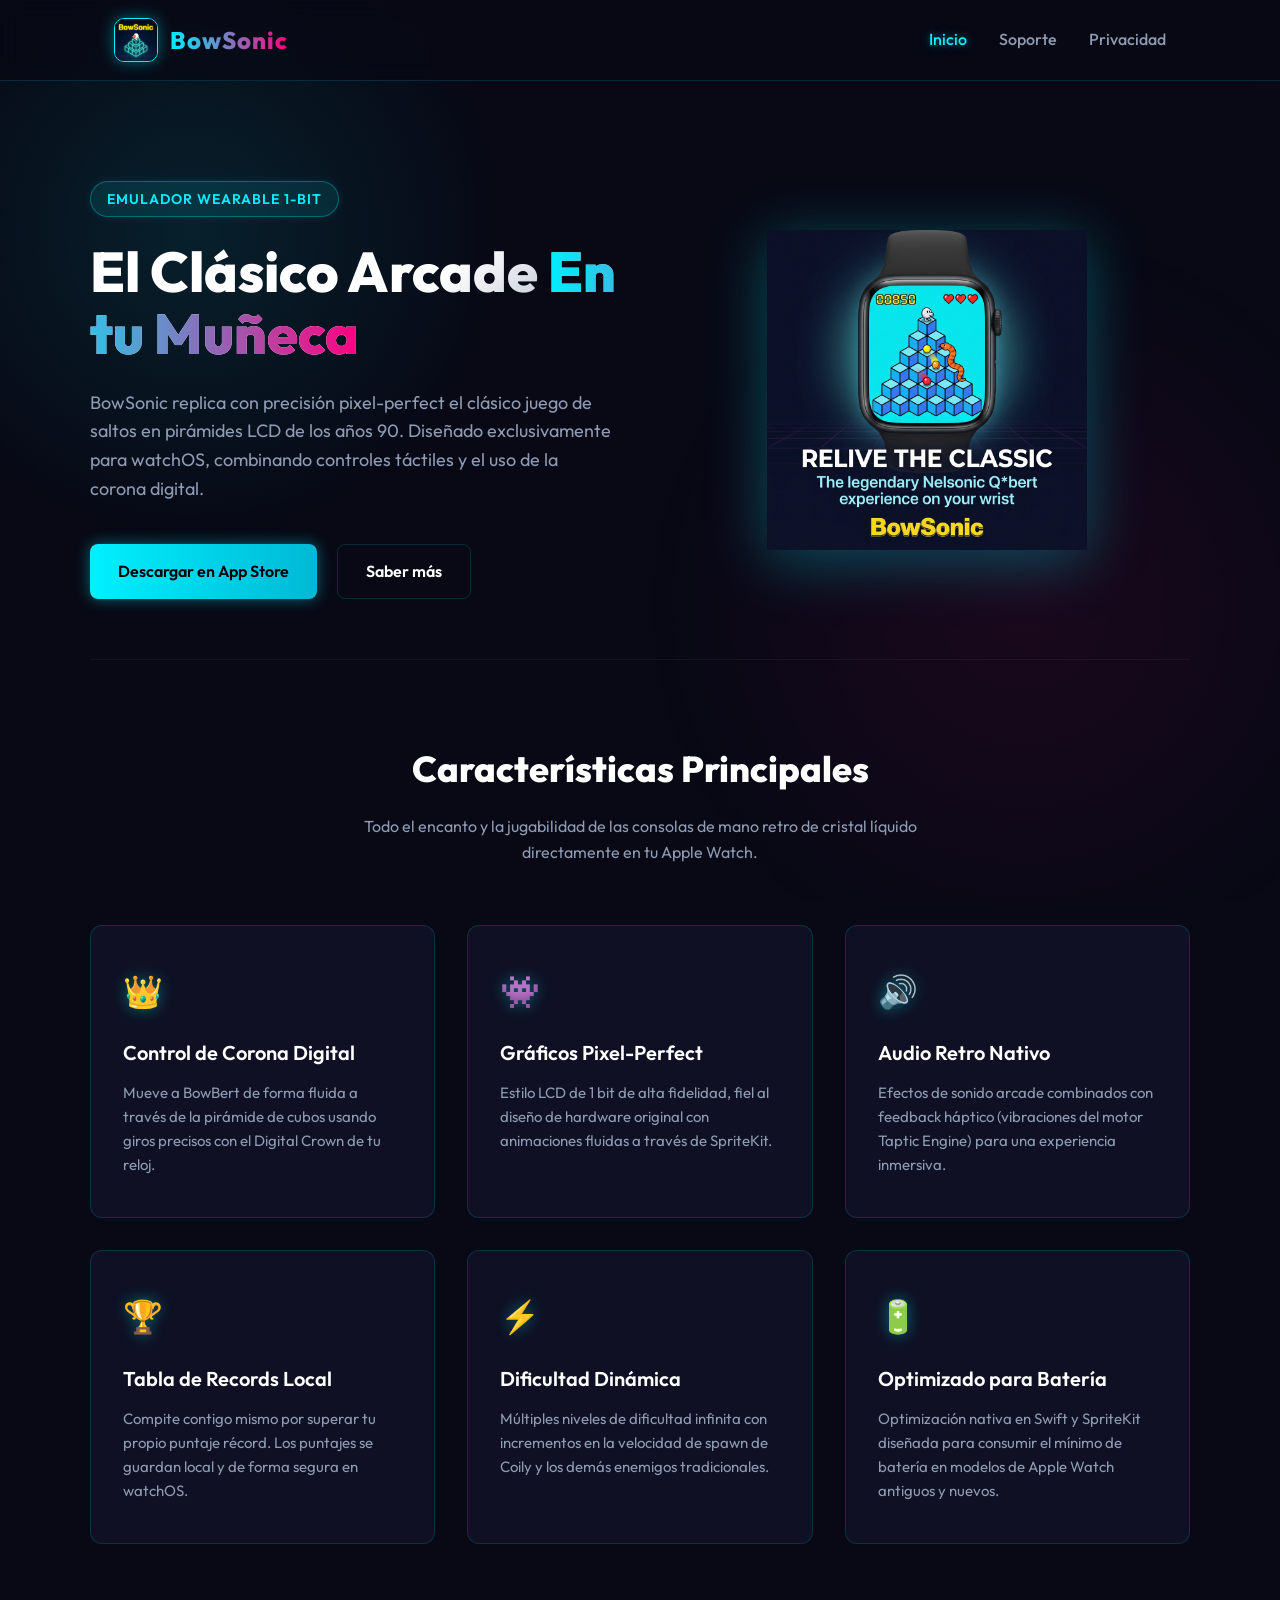
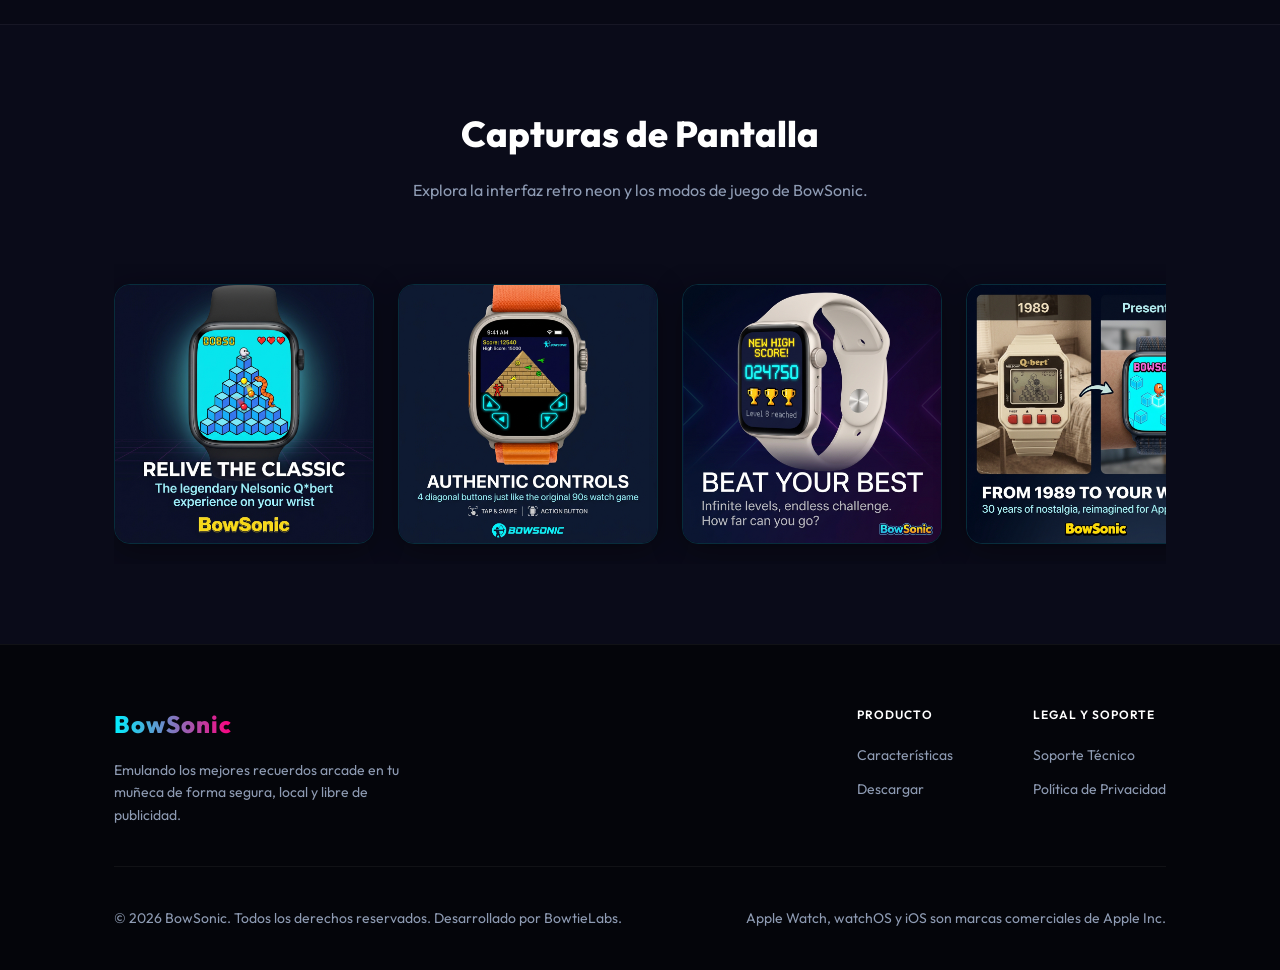
<file: index.html>
<!DOCTYPE html>
<html lang="es">
<head>
    <meta charset="UTF-8">
    <meta name="viewport" content="width=device-width, initial-scale=1.0">
    <title>BowSonic — Emulador Retro de Qbert para Apple Watch</title>
    <meta name="description" content="Revive la experiencia nostálgica del juego clásico de los 90 directo en tu muñeca. Emulación de alta fidelidad optimizada para el Digital Crown de tu Apple Watch.">
    <link rel="stylesheet" href="style.css">
</head>
<body>
    <div class="bg-glows">
        <div class="bg-glow-1"></div>
        <div class="bg-glow-2"></div>
    </div>

    <!-- Header / Nav -->
    <header>
        <div class="container nav-container">
            <div class="logo-area">
                <img src="assets/icon.png" alt="BowSonic Logo" class="logo-img">
                <span class="logo-text">BowSonic</span>
            </div>
            <nav>
                <ul>
                    <li><a href="index.html" class="active">Inicio</a></li>
                    <li><a href="support.html">Soporte</a></li>
                    <li><a href="privacy.html">Privacidad</a></li>
                </ul>
            </nav>
        </div>
    </header>

    <!-- Main Content -->
    <main>
        <!-- Hero Section -->
        <section class="container hero">
            <div class="hero-content">
                <span class="hero-badge">Emulador Wearable 1-Bit</span>
                <h1>El Clásico Arcade <span>En tu Muñeca</span></h1>
                <p>BowSonic replica con precisión pixel-perfect el clásico juego de saltos en pirámides LCD de los años 90. Diseñado exclusivamente para watchOS, combinando controles táctiles y el uso de la corona digital.</p>
                <div class="hero-buttons">
                    <a href="https://apps.apple.com/app/id6790442871" class="btn btn-primary" id="btn-download">Descargar en App Store</a>
                    <a href="#features" class="btn btn-secondary">Saber más</a>
                </div>
            </div>
            <div class="hero-image">
                <!-- Using gameplay screenshot inside a wrapper -->
                <img src="assets/screen1.png" alt="Pantalla de Juego de BowSonic en Apple Watch" id="hero-img">
            </div>
        </section>

        <!-- Features Section -->
        <section id="features" class="container features">
            <h2 class="section-title">Características Principales</h2>
            <p class="section-subtitle">Todo el encanto y la jugabilidad de las consolas de mano retro de cristal líquido directamente en tu Apple Watch.</p>
            
            <div class="features-grid">
                <div class="feature-card">
                    <div class="feature-icon">👑</div>
                    <h3>Control de Corona Digital</h3>
                    <p>Mueve a BowBert de forma fluida a través de la pirámide de cubos usando giros precisos con el Digital Crown de tu reloj.</p>
                </div>
                <div class="feature-card">
                    <div class="feature-icon">👾</div>
                    <h3>Gráficos Pixel-Perfect</h3>
                    <p>Estilo LCD de 1 bit de alta fidelidad, fiel al diseño de hardware original con animaciones fluidas a través de SpriteKit.</p>
                </div>
                <div class="feature-card">
                    <div class="feature-icon">🔊</div>
                    <h3>Audio Retro Nativo</h3>
                    <p>Efectos de sonido arcade combinados con feedback háptico (vibraciones del motor Taptic Engine) para una experiencia inmersiva.</p>
                </div>
                <div class="feature-card">
                    <div class="feature-icon">🏆</div>
                    <h3>Tabla de Records Local</h3>
                    <p>Compite contigo mismo por superar tu propio puntaje récord. Los puntajes se guardan local y de forma segura en watchOS.</p>
                </div>
                <div class="feature-card">
                    <div class="feature-icon">⚡</div>
                    <h3>Dificultad Dinámica</h3>
                    <p>Múltiples niveles de dificultad infinita con incrementos en la velocidad de spawn de Coily y los demás enemigos tradicionales.</p>
                </div>
                <div class="feature-card">
                    <div class="feature-icon">🔋</div>
                    <h3>Optimizado para Batería</h3>
                    <p>Optimización nativa en Swift y SpriteKit diseñada para consumir el mínimo de batería en modelos de Apple Watch antiguos y nuevos.</p>
                </div>
            </div>
        </section>

        <!-- Gallery Section -->
        <section class="gallery">
            <div class="container">
                <h2 class="section-title">Capturas de Pantalla</h2>
                <p class="section-subtitle">Explora la interfaz retro neon y los modos de juego de BowSonic.</p>
                
                <div class="screenshots-carousel" id="carousel">
                    <div class="screenshot-item">
                        <img src="assets/screen1.png" alt="Gameplay de BowSonic">
                    </div>
                    <div class="screenshot-item">
                        <img src="assets/screen2.png" alt="Controles táctiles diagonales">
                    </div>
                    <div class="screenshot-item">
                        <img src="assets/screen3.png" alt="Tabla de puntuación record">
                    </div>
                    <div class="screenshot-item">
                        <img src="assets/screen4.png" alt="Estilo LCD retro clásico">
                    </div>
                    <div class="screenshot-item">
                        <img src="assets/screen5.png" alt="Ficha promocional BowSonic">
                    </div>
                </div>
            </div>
        </section>
    </main>

    <!-- Footer -->
    <footer>
        <div class="container">
            <div class="footer-grid">
                <div class="footer-logo">
                    <span class="logo-text">BowSonic</span>
                    <p>Emulando los mejores recuerdos arcade en tu muñeca de forma segura, local y libre de publicidad.</p>
                </div>
                <div class="footer-links">
                    <div class="footer-col">
                        <h4>Producto</h4>
                        <ul>
                            <li><a href="#features">Características</a></li>
                            <li><a href="https://apps.apple.com/app/id6790442871">Descargar</a></li>
                        </ul>
                    </div>
                    <div class="footer-col">
                        <h4>Legal y Soporte</h4>
                        <ul>
                            <li><a href="support.html">Soporte Técnico</a></li>
                            <li><a href="privacy.html">Política de Privacidad</a></li>
                        </ul>
                    </div>
                </div>
            </div>
            <div class="footer-bottom">
                <p>&copy; 2026 BowSonic. Todos los derechos reservados. Desarrollado por BowtieLabs.</p>
                <p>Apple Watch, watchOS y iOS son marcas comerciales de Apple Inc.</p>
            </div>
        </div>
    </footer>
</body>
</html>
</file>
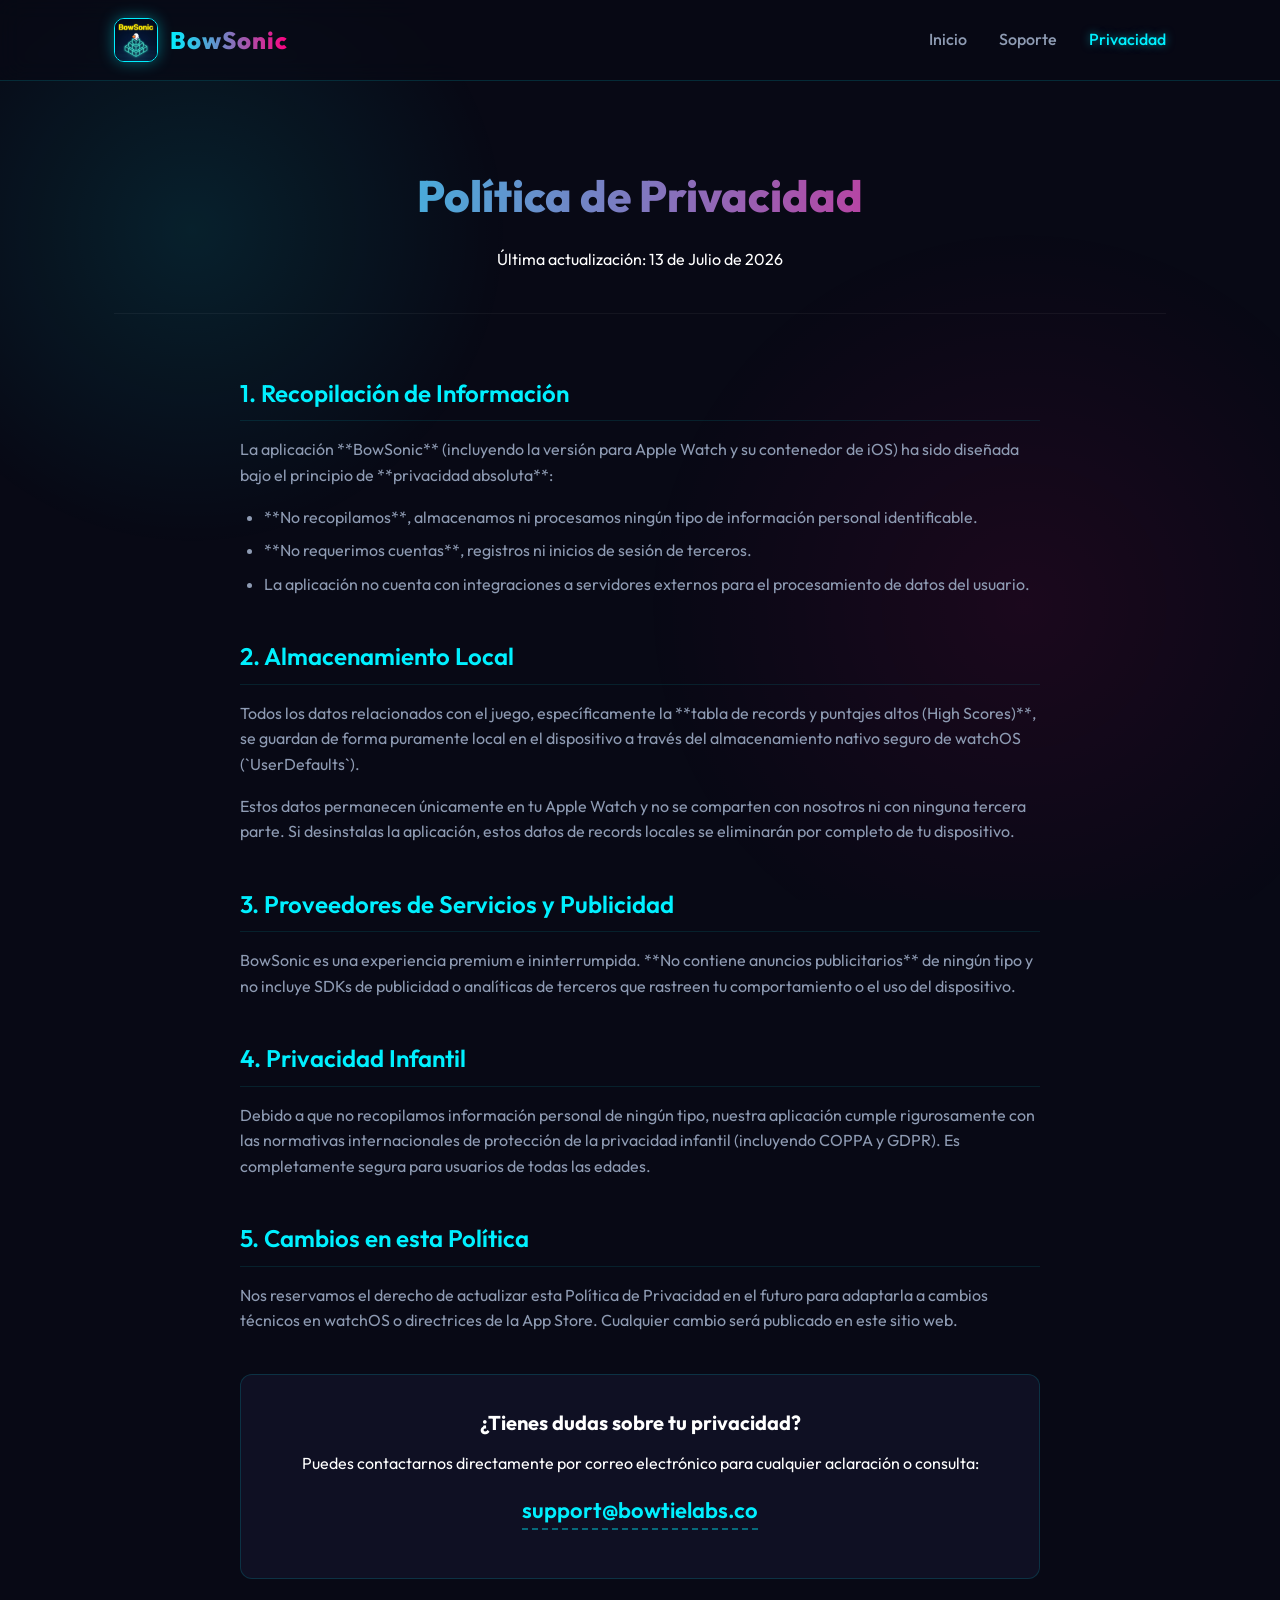
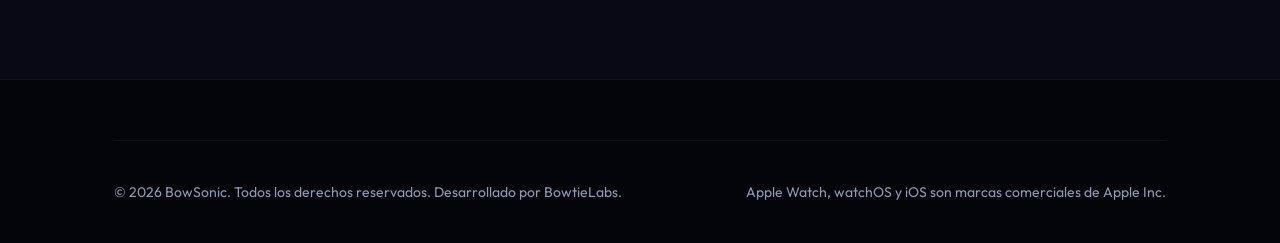
<file: privacy.html>
<!DOCTYPE html>
<html lang="es">
<head>
    <meta charset="UTF-8">
    <meta name="viewport" content="width=device-width, initial-scale=1.0">
    <title>Política de Privacidad — BowSonic</title>
    <meta name="description" content="Política de privacidad oficial de la aplicación BowSonic para Apple Watch. Transparencia sobre el uso local de tus datos.">
    <link rel="stylesheet" href="style.css">
</head>
<body>
    <div class="bg-glows">
        <div class="bg-glow-1"></div>
        <div class="bg-glow-2"></div>
    </div>

    <!-- Header / Nav -->
    <header>
        <div class="container nav-container">
            <div class="logo-area">
                <img src="assets/icon.png" alt="BowSonic Logo" class="logo-img">
                <span class="logo-text">BowSonic</span>
            </div>
            <nav>
                <ul>
                    <li><a href="index.html">Inicio</a></li>
                    <li><a href="support.html">Soporte</a></li>
                    <li><a href="privacy.html" class="active">Privacidad</a></li>
                </ul>
            </nav>
        </div>
    </header>

    <main class="container">
        <div class="page-header">
            <h1>Política de Privacidad</h1>
            <p>Última actualización: 13 de Julio de 2026</p>
        </div>

        <div class="page-content">
            <div class="content-block">
                <h2>1. Recopilación de Información</h2>
                <p>La aplicación **BowSonic** (incluyendo la versión para Apple Watch y su contenedor de iOS) ha sido diseñada bajo el principio de **privacidad absoluta**:</p>
                <ul>
                    <li>**No recopilamos**, almacenamos ni procesamos ningún tipo de información personal identificable.</li>
                    <li>**No requerimos cuentas**, registros ni inicios de sesión de terceros.</li>
                    <li>La aplicación no cuenta con integraciones a servidores externos para el procesamiento de datos del usuario.</li>
                </ul>
            </div>

            <div class="content-block">
                <h2>2. Almacenamiento Local</h2>
                <p>Todos los datos relacionados con el juego, específicamente la **tabla de records y puntajes altos (High Scores)**, se guardan de forma puramente local en el dispositivo a través del almacenamiento nativo seguro de watchOS (`UserDefaults`).</p>
                <p>Estos datos permanecen únicamente en tu Apple Watch y no se comparten con nosotros ni con ninguna tercera parte. Si desinstalas la aplicación, estos datos de records locales se eliminarán por completo de tu dispositivo.</p>
            </div>

            <div class="content-block">
                <h2>3. Proveedores de Servicios y Publicidad</h2>
                <p>BowSonic es una experiencia premium e ininterrumpida. **No contiene anuncios publicitarios** de ningún tipo y no incluye SDKs de publicidad o analíticas de terceros que rastreen tu comportamiento o el uso del dispositivo.</p>
            </div>

            <div class="content-block">
                <h2>4. Privacidad Infantil</h2>
                <p>Debido a que no recopilamos información personal de ningún tipo, nuestra aplicación cumple rigurosamente con las normativas internacionales de protección de la privacidad infantil (incluyendo COPPA y GDPR). Es completamente segura para usuarios de todas las edades.</p>
            </div>

            <div class="content-block">
                <h2>5. Cambios en esta Política</h2>
                <p>Nos reservamos el derecho de actualizar esta Política de Privacidad en el futuro para adaptarla a cambios técnicos en watchOS o directrices de la App Store. Cualquier cambio será publicado en este sitio web.</p>
            </div>

            <div class="contact-card">
                <h3>¿Tienes dudas sobre tu privacidad?</h3>
                <p>Puedes contactarnos directamente por correo electrónico para cualquier aclaración o consulta:</p>
                <a href="mailto:support@bowtielabs.co" class="contact-email">support@bowtielabs.co</a>
            </div>
        </div>
    </main>

    <!-- Footer -->
    <footer>
        <div class="container">
            <div class="footer-bottom">
                <p>&copy; 2026 BowSonic. Todos los derechos reservados. Desarrollado por BowtieLabs.</p>
                <p>Apple Watch, watchOS y iOS son marcas comerciales de Apple Inc.</p>
            </div>
        </div>
    </footer>
</body>
</html>
</file>
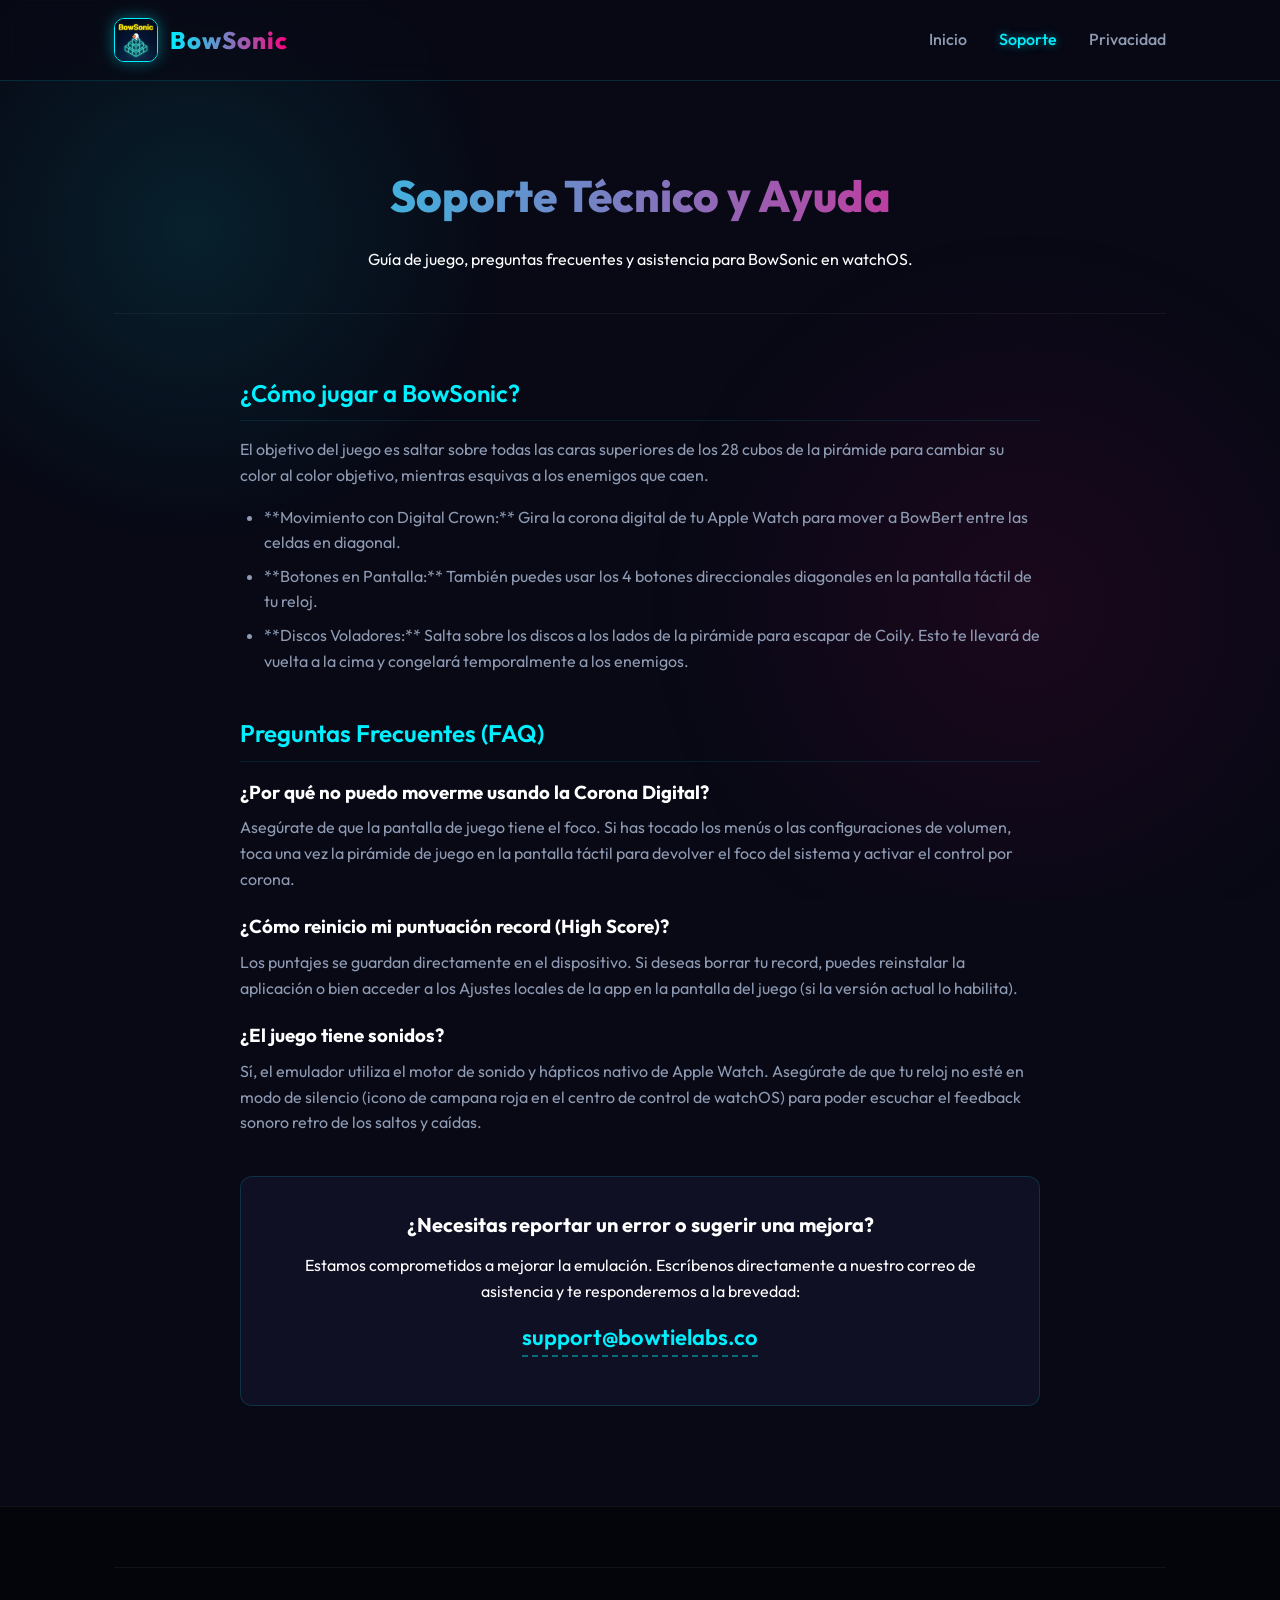
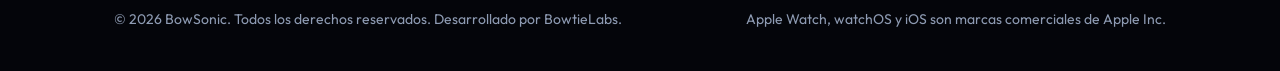
<file: support.html>
<!DOCTYPE html>
<html lang="es">
<head>
    <meta charset="UTF-8">
    <meta name="viewport" content="width=device-width, initial-scale=1.0">
    <title>Soporte y Ayuda — BowSonic</title>
    <meta name="description" content="Página de ayuda y soporte oficial para los usuarios de BowSonic. Preguntas frecuentes, guía de juego y contacto de soporte.">
    <link rel="stylesheet" href="style.css">
</head>
<body>
    <div class="bg-glows">
        <div class="bg-glow-1"></div>
        <div class="bg-glow-2"></div>
    </div>

    <!-- Header / Nav -->
    <header>
        <div class="container nav-container">
            <div class="logo-area">
                <img src="assets/icon.png" alt="BowSonic Logo" class="logo-img">
                <span class="logo-text">BowSonic</span>
            </div>
            <nav>
                <ul>
                    <li><a href="index.html">Inicio</a></li>
                    <li><a href="support.html" class="active">Soporte</a></li>
                    <li><a href="privacy.html">Privacidad</a></li>
                </ul>
            </nav>
        </div>
    </header>

    <main class="container">
        <div class="page-header">
            <h1>Soporte Técnico y Ayuda</h1>
            <p>Guía de juego, preguntas frecuentes y asistencia para BowSonic en watchOS.</p>
        </div>

        <div class="page-content">
            <!-- Game Guide Block -->
            <div class="content-block">
                <h2>¿Cómo jugar a BowSonic?</h2>
                <p>El objetivo del juego es saltar sobre todas las caras superiores de los 28 cubos de la pirámide para cambiar su color al color objetivo, mientras esquivas a los enemigos que caen.</p>
                <ul>
                    <li>**Movimiento con Digital Crown:** Gira la corona digital de tu Apple Watch para mover a BowBert entre las celdas en diagonal.</li>
                    <li>**Botones en Pantalla:** También puedes usar los 4 botones direccionales diagonales en la pantalla táctil de tu reloj.</li>
                    <li>**Discos Voladores:** Salta sobre los discos a los lados de la pirámide para escapar de Coily. Esto te llevará de vuelta a la cima y congelará temporalmente a los enemigos.</li>
                </ul>
            </div>

            <!-- FAQ Section -->
            <div class="content-block">
                <h2>Preguntas Frecuentes (FAQ)</h2>
                
                <h3 style="margin: 16px 0 8px 0; color: #ffffff;">¿Por qué no puedo moverme usando la Corona Digital?</h3>
                <p>Asegúrate de que la pantalla de juego tiene el foco. Si has tocado los menús o las configuraciones de volumen, toca una vez la pirámide de juego en la pantalla táctil para devolver el foco del sistema y activar el control por corona.</p>

                <h3 style="margin: 20px 0 8px 0; color: #ffffff;">¿Cómo reinicio mi puntuación record (High Score)?</h3>
                <p>Los puntajes se guardan directamente en el dispositivo. Si deseas borrar tu record, puedes reinstalar la aplicación o bien acceder a los Ajustes locales de la app en la pantalla del juego (si la versión actual lo habilita).</p>

                <h3 style="margin: 20px 0 8px 0; color: #ffffff;">¿El juego tiene sonidos?</h3>
                <p>Sí, el emulador utiliza el motor de sonido y hápticos nativo de Apple Watch. Asegúrate de que tu reloj no esté en modo de silencio (icono de campana roja en el centro de control de watchOS) para poder escuchar el feedback sonoro retro de los saltos y caídas.</p>
            </div>

            <!-- Contact Card -->
            <div class="contact-card">
                <h3>¿Necesitas reportar un error o sugerir una mejora?</h3>
                <p>Estamos comprometidos a mejorar la emulación. Escríbenos directamente a nuestro correo de asistencia y te responderemos a la brevedad:</p>
                <a href="mailto:support@bowtielabs.co" class="contact-email">support@bowtielabs.co</a>
            </div>
        </div>
    </main>

    <!-- Footer -->
    <footer>
        <div class="container">
            <div class="footer-bottom">
                <p>&copy; 2026 BowSonic. Todos los derechos reservados. Desarrollado por BowtieLabs.</p>
                <p>Apple Watch, watchOS y iOS son marcas comerciales de Apple Inc.</p>
            </div>
        </div>
    </footer>
</body>
</html>
</file>
<file: style.css>
@import url('https://fonts.googleapis.com/css2?family=Outfit:wght@300;400;600;800&display=swap');

:root {
    --bg-color: #080915;
    --card-bg: rgba(20, 22, 45, 0.6);
    --border-color: rgba(0, 240, 255, 0.15);
    --text-primary: #ffffff;
    --text-secondary: #8e9bb3;
    --primary-cyan: #00f0ff;
    --primary-magenta: #ff007f;
    --glow-cyan: 0 0 15px rgba(0, 240, 255, 0.4);
    --glow-magenta: 0 0 15px rgba(ff, 0, 127, 0.4);
    --font-sans: 'Outfit', -apple-system, BlinkMacSystemFont, "Segoe UI", Roboto, sans-serif;
}

* {
    box-sizing: border-box;
    margin: 0;
    padding: 0;
}

body {
    background-color: var(--bg-color);
    color: var(--text-primary);
    font-family: var(--font-sans);
    line-height: 1.6;
    overflow-x: hidden;
}

/* Background Gradients */
.bg-glows {
    position: fixed;
    top: 0;
    left: 0;
    width: 100vw;
    height: 100vh;
    z-index: -1;
    pointer-events: none;
    overflow: hidden;
}
.bg-glow-1 {
    position: absolute;
    top: -10%;
    left: -10%;
    width: 50vw;
    height: 50vw;
    background: radial-gradient(circle, rgba(0, 240, 255, 0.1) 0%, rgba(8, 9, 21, 0) 70%);
}
.bg-glow-2 {
    position: absolute;
    bottom: -10%;
    right: -10%;
    width: 60vw;
    height: 60vw;
    background: radial-gradient(circle, rgba(255, 0, 127, 0.08) 0%, rgba(8, 9, 21, 0) 70%);
}

/* Container */
.container {
    max-width: 1100px;
    margin: 0 auto;
    padding: 0 24px;
}

/* Navbar */
header {
    background: rgba(8, 9, 21, 0.7);
    backdrop-filter: blur(12px);
    -webkit-backdrop-filter: blur(12px);
    border-bottom: 1px solid var(--border-color);
    position: sticky;
    top: 0;
    z-index: 100;
}
.nav-container {
    display: flex;
    justify-content: space-between;
    align-items: center;
    height: 80px;
}
.logo-area {
    display: flex;
    align-items: center;
    gap: 12px;
}
.logo-img {
    width: 44px;
    height: 44px;
    border-radius: 10px;
    box-shadow: var(--glow-cyan);
    border: 1px solid var(--primary-cyan);
}
.logo-text {
    font-size: 24px;
    font-weight: 800;
    letter-spacing: 1px;
    background: linear-gradient(to right, var(--primary-cyan), var(--primary-magenta));
    -webkit-background-clip: text;
    -webkit-text-fill-color: transparent;
}
nav ul {
    display: flex;
    list-style: none;
    gap: 32px;
}
nav ul a {
    color: var(--text-secondary);
    text-decoration: none;
    font-weight: 500;
    transition: color 0.3s;
}
nav ul a:hover, nav ul a.active {
    color: var(--primary-cyan);
    text-shadow: 0 0 8px rgba(0, 240, 255, 0.5);
}

/* Hero Section */
.hero {
    padding: 100px 0 60px 0;
    display: flex;
    align-items: center;
    gap: 48px;
}
.hero-content {
    flex: 1;
}
.hero-badge {
    display: inline-block;
    padding: 6px 16px;
    background: rgba(0, 240, 255, 0.1);
    border: 1px solid rgba(0, 240, 255, 0.3);
    color: var(--primary-cyan);
    border-radius: 30px;
    font-size: 14px;
    font-weight: 600;
    margin-bottom: 24px;
    text-transform: uppercase;
    letter-spacing: 1px;
    box-shadow: 0 0 10px rgba(0, 240, 255, 0.1);
}
.hero h1 {
    font-size: 56px;
    font-weight: 800;
    line-height: 1.1;
    margin-bottom: 24px;
    background: linear-gradient(135deg, #ffffff 60%, var(--text-secondary));
    -webkit-background-clip: text;
    -webkit-text-fill-color: transparent;
}
.hero h1 span {
    background: linear-gradient(to right, var(--primary-cyan), var(--primary-magenta));
    -webkit-background-clip: text;
    -webkit-text-fill-color: transparent;
}
.hero p {
    font-size: 18px;
    color: var(--text-secondary);
    margin-bottom: 40px;
    max-width: 540px;
}
.hero-buttons {
    display: flex;
    gap: 20px;
}
.btn {
    display: inline-flex;
    align-items: center;
    justify-content: center;
    padding: 14px 28px;
    border-radius: 8px;
    font-size: 16px;
    font-weight: 600;
    text-decoration: none;
    cursor: pointer;
    transition: all 0.3s cubic-bezier(0.16, 1, 0.3, 1);
}
.btn-primary {
    background: linear-gradient(to right, var(--primary-cyan), #00b8d4);
    color: #000000;
    box-shadow: var(--glow-cyan);
}
.btn-primary:hover {
    transform: translateY(-2px);
    box-shadow: 0 0 25px rgba(0, 240, 255, 0.7);
}
.btn-secondary {
    background: transparent;
    color: var(--text-primary);
    border: 1px solid var(--border-color);
}
.btn-secondary:hover {
    background: rgba(0, 240, 255, 0.05);
    border-color: var(--primary-cyan);
    box-shadow: var(--glow-cyan);
}
.hero-image {
    flex: 1;
    display: flex;
    justify-content: center;
    align-items: center;
    position: relative;
}
.hero-image img {
    max-width: 320px;
    filter: drop-shadow(0 10px 30px rgba(0, 240, 255, 0.3));
    animation: float 6s ease-in-out infinite;
}

@keyframes float {
    0%, 100% { transform: translateY(0px) rotate(0deg); }
    50% { transform: translateY(-15px) rotate(1deg); }
}

/* Features */
.features {
    padding: 80px 0;
    border-top: 1px solid rgba(255, 255, 255, 0.05);
}
.section-title {
    text-align: center;
    font-size: 36px;
    font-weight: 800;
    margin-bottom: 16px;
}
.section-subtitle {
    text-align: center;
    font-size: 16px;
    color: var(--text-secondary);
    max-width: 600px;
    margin: 0 auto 60px auto;
}
.features-grid {
    display: grid;
    grid-template-columns: repeat(auto-fit, minmax(300px, 1fr));
    gap: 32px;
}
.feature-card {
    background: var(--card-bg);
    border: 1px solid var(--border-color);
    border-radius: 12px;
    padding: 40px 32px;
    transition: all 0.3s;
}
.feature-card:hover {
    transform: translateY(-5px);
    border-color: var(--primary-magenta);
    box-shadow: 0 0 25px rgba(255, 0, 127, 0.2);
}
.feature-icon {
    font-size: 32px;
    margin-bottom: 20px;
    color: var(--primary-cyan);
    text-shadow: var(--glow-cyan);
}
.feature-card h3 {
    font-size: 20px;
    font-weight: 600;
    margin-bottom: 12px;
}
.feature-card p {
    color: var(--text-secondary);
    font-size: 15px;
}

/* Screenshots Gallery */
.gallery {
    padding: 80px 0;
    background: rgba(20, 22, 45, 0.2);
    border-top: 1px solid rgba(255, 255, 255, 0.05);
}
.screenshots-carousel {
    display: flex;
    overflow-x: auto;
    gap: 24px;
    padding: 20px 0;
    scroll-snap-type: x mandatory;
    scrollbar-width: thin;
    scrollbar-color: var(--primary-cyan) rgba(255, 255, 255, 0.05);
}
.screenshots-carousel::-webkit-scrollbar {
    height: 8px;
}
.screenshots-carousel::-webkit-scrollbar-track {
    background: rgba(255, 255, 255, 0.05);
    border-radius: 4px;
}
.screenshots-carousel::-webkit-scrollbar-thumb {
    background: var(--primary-cyan);
    border-radius: 4px;
}
.screenshot-item {
    flex: 0 0 auto;
    width: 260px;
    scroll-snap-align: center;
    border-radius: 16px;
    overflow: hidden;
    border: 1px solid var(--border-color);
    box-shadow: 0 8px 30px rgba(0, 0, 0, 0.4);
    transition: transform 0.3s, border-color 0.3s;
}
.screenshot-item:hover {
    transform: scale(1.03);
    border-color: var(--primary-cyan);
}
.screenshot-item img {
    width: 100%;
    display: block;
}

/* Document Pages (Privacy / Support) */
.page-header {
    padding: 80px 0 40px 0;
    text-align: center;
    border-bottom: 1px solid rgba(255, 255, 255, 0.05);
}
.page-header h1 {
    font-size: 44px;
    font-weight: 800;
    margin-bottom: 16px;
    background: linear-gradient(to right, var(--primary-cyan), var(--primary-magenta));
    -webkit-background-clip: text;
    -webkit-text-fill-color: transparent;
}
.page-content {
    padding: 60px 0 100px 0;
    max-width: 800px;
    margin: 0 auto;
}
.content-block {
    margin-bottom: 40px;
}
.content-block h2 {
    font-size: 24px;
    font-weight: 600;
    margin-bottom: 16px;
    color: var(--primary-cyan);
    border-bottom: 1px solid rgba(0, 240, 255, 0.1);
    padding-bottom: 8px;
}
.content-block p, .content-block ul {
    color: var(--text-secondary);
    font-size: 16px;
    margin-bottom: 16px;
}
.content-block ul {
    padding-left: 24px;
}
.content-block li {
    margin-bottom: 8px;
}
.contact-card {
    background: var(--card-bg);
    border: 1px solid var(--border-color);
    border-radius: 12px;
    padding: 32px;
    text-align: center;
    margin-top: 40px;
}
.contact-card h3 {
    margin-bottom: 12px;
    font-size: 20px;
}
.contact-email {
    font-size: 22px;
    font-weight: 600;
    color: var(--primary-cyan);
    text-decoration: none;
    display: inline-block;
    margin: 16px 0;
    border-bottom: 2px dashed rgba(0, 240, 255, 0.4);
    transition: all 0.3s;
}
.contact-email:hover {
    color: var(--primary-magenta);
    border-bottom-color: var(--primary-magenta);
    text-shadow: var(--glow-magenta);
}

/* Footer */
footer {
    background: #04050a;
    border-top: 1px solid rgba(255, 255, 255, 0.05);
    padding: 60px 0 40px 0;
    color: var(--text-secondary);
    font-size: 14px;
}
.footer-grid {
    display: flex;
    justify-content: space-between;
    flex-wrap: wrap;
    gap: 40px;
    margin-bottom: 40px;
}
.footer-logo {
    max-width: 300px;
}
.footer-logo p {
    margin-top: 16px;
}
.footer-links {
    display: flex;
    gap: 80px;
}
.footer-col h4 {
    color: var(--text-primary);
    font-weight: 600;
    margin-bottom: 20px;
    text-transform: uppercase;
    font-size: 12px;
    letter-spacing: 1px;
}
.footer-col ul {
    list-style: none;
}
.footer-col li {
    margin-bottom: 12px;
}
.footer-col a {
    color: var(--text-secondary);
    text-decoration: none;
    transition: color 0.3s;
}
.footer-col a:hover {
    color: var(--primary-cyan);
}
.footer-bottom {
    display: flex;
    justify-content: space-between;
    align-items: center;
    padding-top: 40px;
    border-top: 1px solid rgba(255, 255, 255, 0.05);
    flex-wrap: wrap;
    gap: 20px;
}

/* Responsive */
@media (max-width: 768px) {
    .hero {
        flex-direction: column-reverse;
        padding-top: 40px;
        text-align: center;
    }
    .hero h1 {
        font-size: 40px;
    }
    .hero p {
        margin: 0 auto 32px auto;
    }
    .hero-buttons {
        justify-content: center;
        flex-direction: column;
    }
    .hero-image img {
        max-width: 240px;
    }
    .nav-container {
        height: 70px;
    }
    nav ul {
        gap: 16px;
    }
    .footer-grid {
        flex-direction: column;
        gap: 32px;
    }
    .footer-links {
        gap: 40px;
        justify-content: space-between;
        width: 100%;
    }
}
</file>
